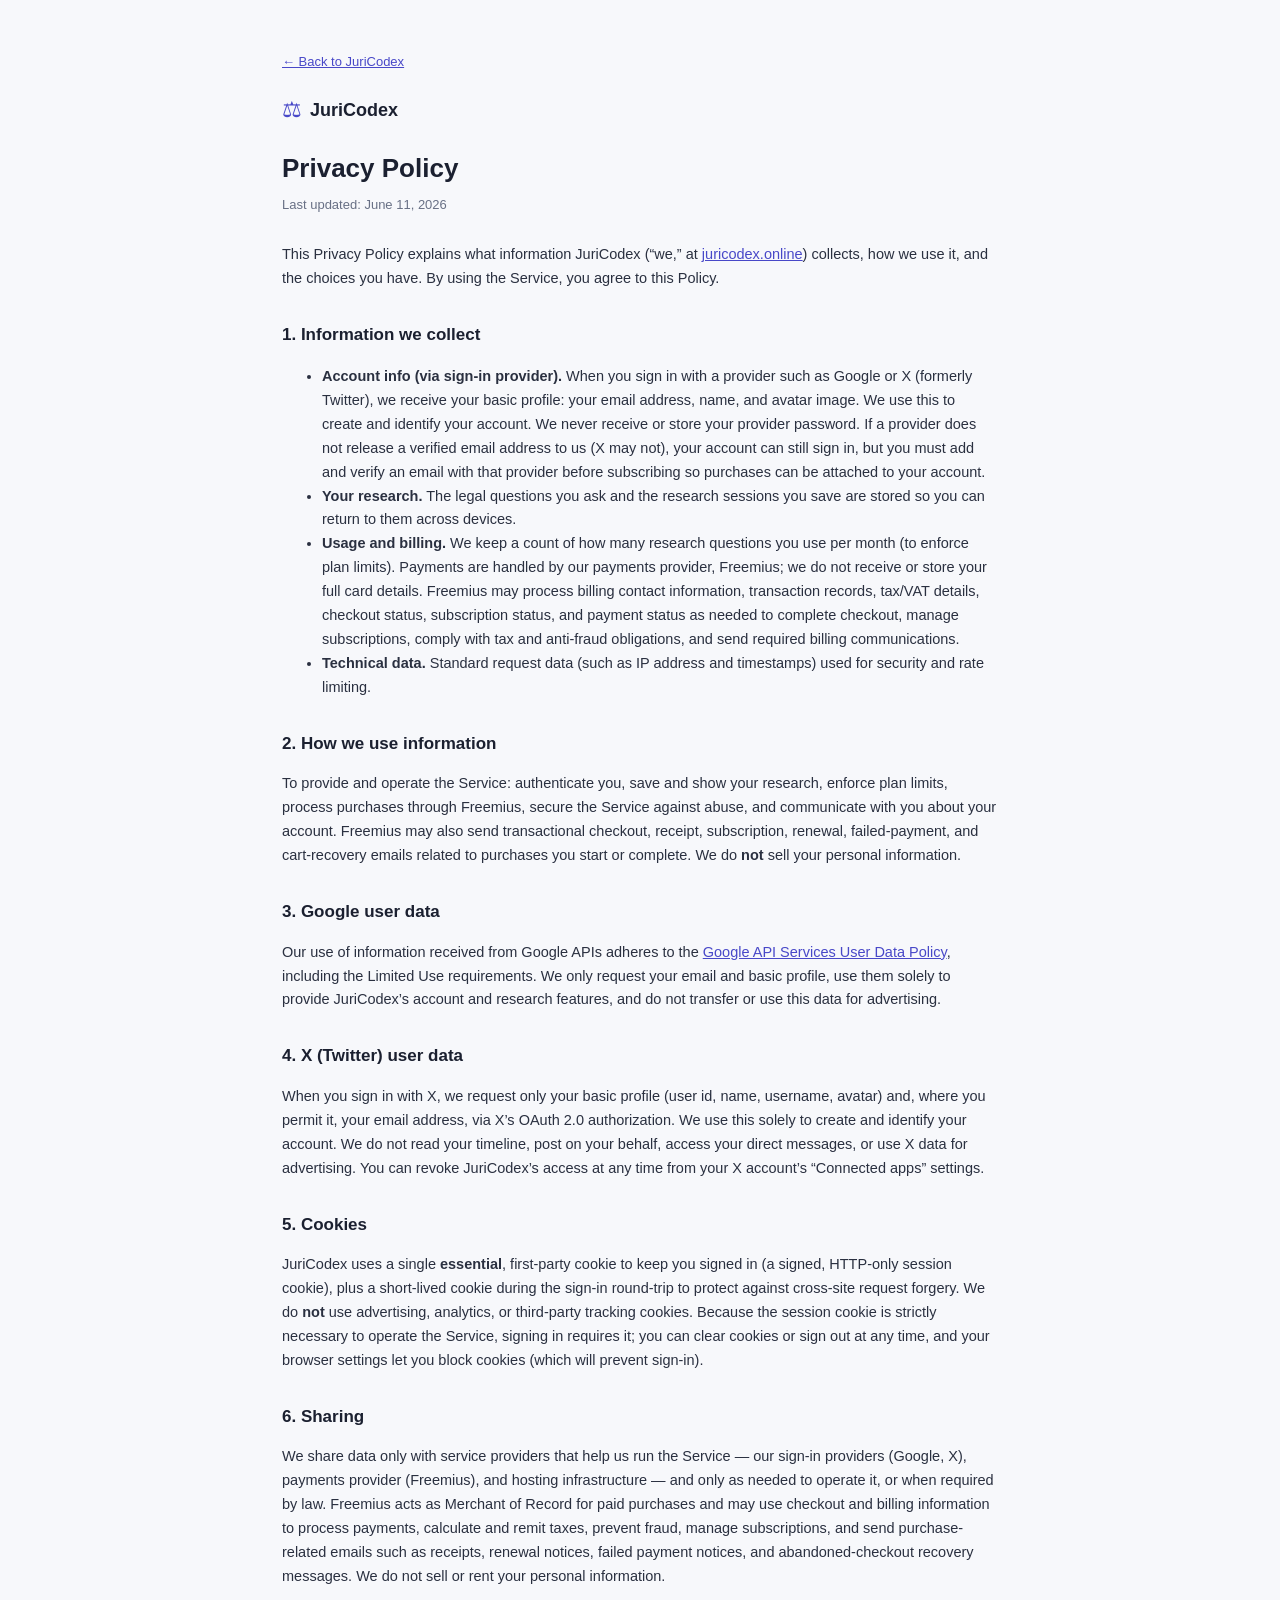
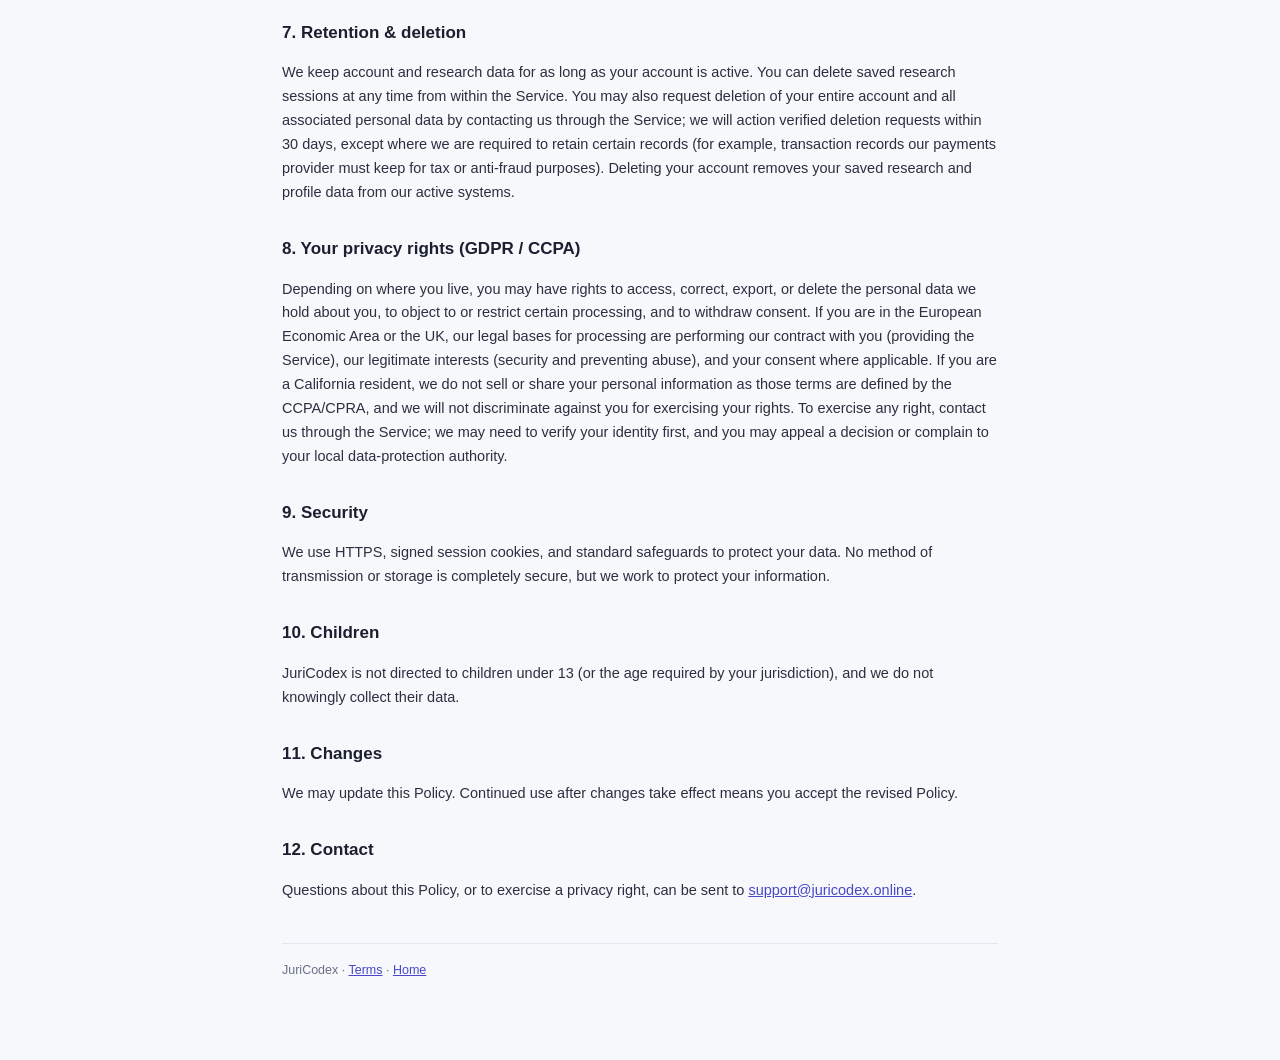
<file: web/privacy.html>
<!DOCTYPE html>
<html lang="en">
<head>
  <meta charset="UTF-8" />
  <meta name="viewport" content="width=device-width, initial-scale=1.0" />
  <title>Privacy Policy — JuriCodex</title>
  <meta name="description" content="JuriCodex Privacy Policy: what we collect, how we use it, and your choices." />
  <style>
    :root {
      --bg: #f7f8fb; --panel: #ffffff; --ink: #1b2030; --muted: #687085;
      --accent: #5b5bd6; --accent-2: #4848c8; --line: #e5e7ee;
    }
    * { box-sizing: border-box; }
    body {
      margin: 0; background: var(--bg); color: var(--ink);
      font-family: -apple-system, BlinkMacSystemFont, "Segoe UI", Roboto, Helvetica, Arial, sans-serif;
      line-height: 1.65; -webkit-font-smoothing: antialiased;
    }
    .wrap { max-width: 760px; margin: 0 auto; padding: 48px 22px 80px; }
    .brand { display: flex; align-items: center; gap: 8px; margin-bottom: 8px; }
    .brand .logo { font-size: 22px; color: var(--accent-2); }
    .brand .name { font-size: 18px; font-weight: 700; }
    h1 { font-size: 26px; margin: 18px 0 4px; }
    .updated { color: var(--muted); font-size: 13px; margin-bottom: 28px; }
    h2 { font-size: 17px; margin: 30px 0 8px; }
    p, li { font-size: 14.5px; color: #2a3040; }
    a { color: var(--accent-2); }
    .back { display: inline-block; margin-bottom: 20px; font-size: 13px; }
    footer { margin-top: 40px; color: var(--muted); font-size: 12.5px; border-top: 1px solid var(--line); padding-top: 16px; }
  </style>
</head>
<body>
  <div class="wrap">
    <a class="back" href="/">← Back to JuriCodex</a>
    <div class="brand"><span class="logo">⚖</span><span class="name">JuriCodex</span></div>
    <h1>Privacy Policy</h1>
    <div class="updated">Last updated: June 11, 2026</div>

    <p>
      This Privacy Policy explains what information JuriCodex (“we,” at
      <a href="https://juricodex.online">juricodex.online</a>) collects, how we use it, and the
      choices you have. By using the Service, you agree to this Policy.
    </p>

    <h2>1. Information we collect</h2>
    <ul>
      <li>
        <strong>Account info (via sign-in provider).</strong> When you sign in with a provider such
        as Google or X (formerly Twitter), we receive your basic profile: your email address, name, and
        avatar image. We use this to create and identify your account. We never receive or store your
        provider password. If a provider does not release a verified email address to us (X may not),
        your account can still sign in, but you must add and verify an email with that provider before
        subscribing so purchases can be attached to your account.
      </li>
      <li>
        <strong>Your research.</strong> The legal questions you ask and the research sessions you save
        are stored so you can return to them across devices.
      </li>
      <li>
        <strong>Usage and billing.</strong> We keep a count of how many research questions you use per
        month (to enforce plan limits). Payments are handled by our payments provider, Freemius; we do
        not receive or store your full card details. Freemius may process billing contact information,
        transaction records, tax/VAT details, checkout status, subscription status, and payment status as
        needed to complete checkout, manage subscriptions, comply with tax and anti-fraud obligations, and
        send required billing communications.
      </li>
      <li>
        <strong>Technical data.</strong> Standard request data (such as IP address and timestamps) used
        for security and rate limiting.
      </li>
    </ul>

    <h2>2. How we use information</h2>
    <p>
      To provide and operate the Service: authenticate you, save and show your research, enforce plan
      limits, process purchases through Freemius, secure the Service against abuse, and communicate with
      you about your account. Freemius may also send transactional checkout, receipt, subscription,
      renewal, failed-payment, and cart-recovery emails related to purchases you start or complete. We do
      <strong>not</strong> sell your personal information.
    </p>

    <h2>3. Google user data</h2>
    <p>
      Our use of information received from Google APIs adheres to the
      <a href="https://developers.google.com/terms/api-services-user-data-policy" target="_blank" rel="noopener">Google API Services User Data Policy</a>,
      including the Limited Use requirements. We only request your email and basic profile, use them
      solely to provide JuriCodex’s account and research features, and do not transfer or use this data
      for advertising.
    </p>

    <h2>4. X (Twitter) user data</h2>
    <p>
      When you sign in with X, we request only your basic profile (user id, name, username, avatar) and,
      where you permit it, your email address, via X’s OAuth 2.0 authorization. We use this solely to
      create and identify your account. We do not read your timeline, post on your behalf, access your
      direct messages, or use X data for advertising. You can revoke JuriCodex’s access at any time from
      your X account’s “Connected apps” settings.
    </p>

    <h2>5. Cookies</h2>
    <p>
      JuriCodex uses a single <strong>essential</strong>, first-party cookie to keep you signed in (a
      signed, HTTP-only session cookie), plus a short-lived cookie during the sign-in round-trip to
      protect against cross-site request forgery. We do <strong>not</strong> use advertising,
      analytics, or third-party tracking cookies. Because the session cookie is strictly necessary to
      operate the Service, signing in requires it; you can clear cookies or sign out at any time, and
      your browser settings let you block cookies (which will prevent sign-in).
    </p>

    <h2>6. Sharing</h2>
    <p>
      We share data only with service providers that help us run the Service — our sign-in providers
      (Google, X), payments provider (Freemius), and hosting infrastructure — and only as needed to
      operate it, or when required by law. Freemius acts as Merchant of Record for paid purchases and may
      use checkout and billing information to process payments, calculate and remit taxes, prevent fraud,
      manage subscriptions, and send purchase-related emails such as receipts, renewal notices, failed
      payment notices, and abandoned-checkout recovery messages. We do not sell or rent your personal
      information.
    </p>

    <h2>7. Retention &amp; deletion</h2>
    <p>
      We keep account and research data for as long as your account is active. You can delete saved
      research sessions at any time from within the Service. You may also request deletion of your
      entire account and all associated personal data by contacting us through the Service; we will
      action verified deletion requests within 30 days, except where we are required to retain certain
      records (for example, transaction records our payments provider must keep for tax or
      anti-fraud purposes). Deleting your account removes your saved research and profile data from our
      active systems.
    </p>

    <h2>8. Your privacy rights (GDPR / CCPA)</h2>
    <p>
      Depending on where you live, you may have rights to access, correct, export, or delete the
      personal data we hold about you, to object to or restrict certain processing, and to withdraw
      consent. If you are in the European Economic Area or the UK, our legal bases for processing are
      performing our contract with you (providing the Service), our legitimate interests (security and
      preventing abuse), and your consent where applicable. If you are a California resident, we do not
      sell or share your personal information as those terms are defined by the CCPA/CPRA, and we will
      not discriminate against you for exercising your rights. To exercise any right, contact us through
      the Service; we may need to verify your identity first, and you may appeal a decision or complain
      to your local data-protection authority.
    </p>

    <h2>9. Security</h2>
    <p>
      We use HTTPS, signed session cookies, and standard safeguards to protect your data. No method of
      transmission or storage is completely secure, but we work to protect your information.
    </p>

    <h2>10. Children</h2>
    <p>
      JuriCodex is not directed to children under 13 (or the age required by your jurisdiction), and we
      do not knowingly collect their data.
    </p>

    <h2>11. Changes</h2>
    <p>
      We may update this Policy. Continued use after changes take effect means you accept the revised
      Policy.
    </p>

    <h2>12. Contact</h2>
    <p>
      Questions about this Policy, or to exercise a privacy right, can be sent to
      <a href="mailto:support@juricodex.online">support@juricodex.online</a>.
    </p>

    <footer>
      JuriCodex · <a href="/terms.html">Terms</a> · <a href="/">Home</a>
    </footer>
  </div>
</body>
</html>
</file>
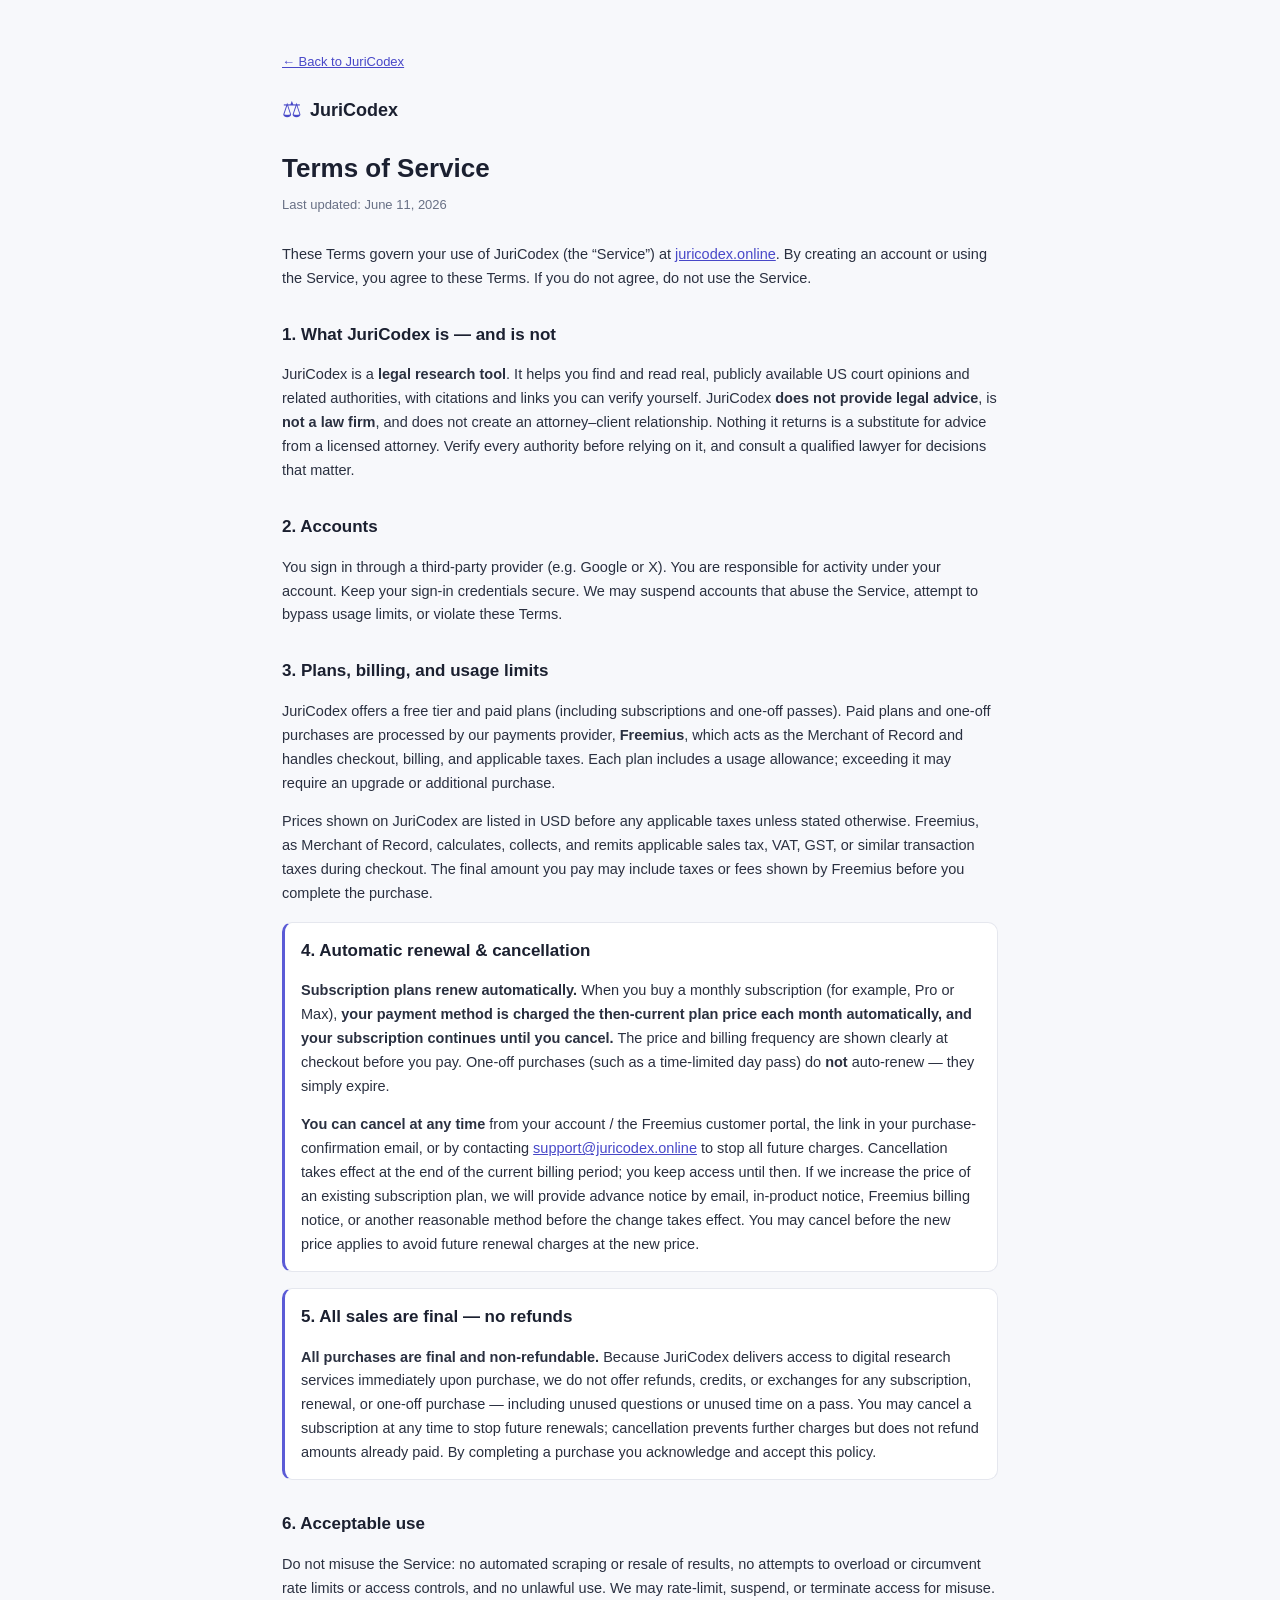
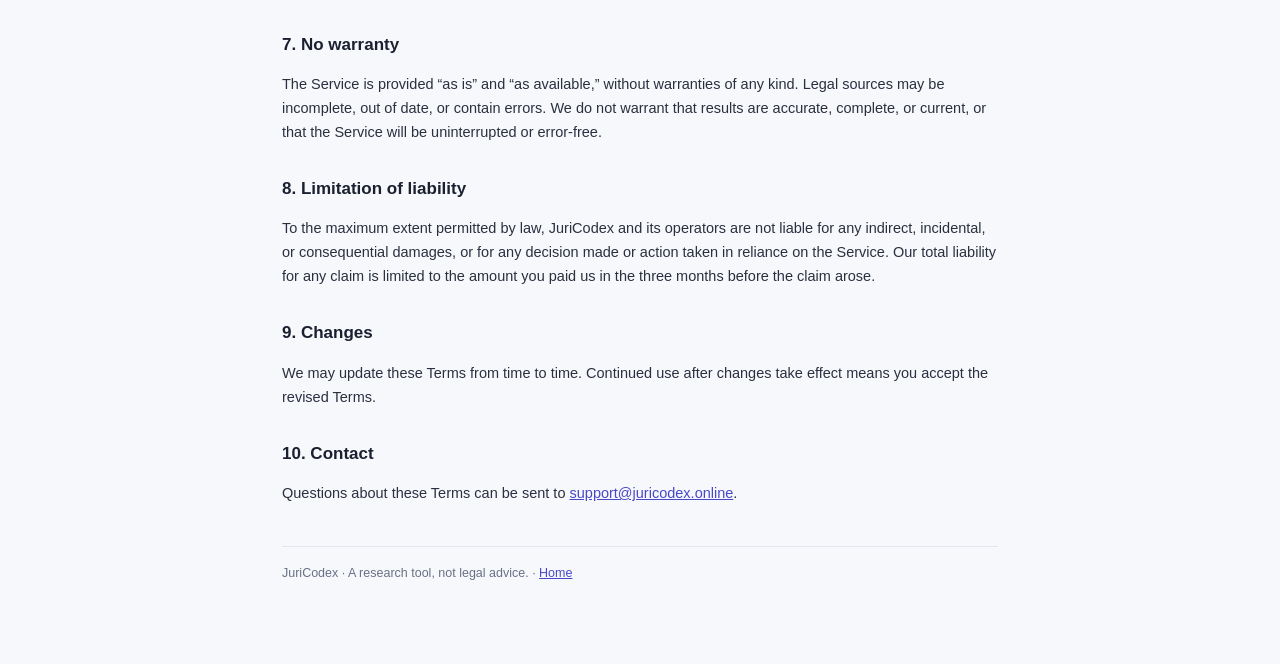
<file: web/terms.html>
<!DOCTYPE html>
<html lang="en">
<head>
  <meta charset="UTF-8" />
  <meta name="viewport" content="width=device-width, initial-scale=1.0" />
  <title>Terms of Service — JuriCodex</title>
  <meta name="description" content="JuriCodex Terms of Service, including our no-refund policy and research-tool disclaimer." />
  <style>
    :root {
      --bg: #f7f8fb; --panel: #ffffff; --ink: #1b2030; --muted: #687085;
      --accent: #5b5bd6; --accent-2: #4848c8; --line: #e5e7ee;
    }
    * { box-sizing: border-box; }
    body {
      margin: 0; background: var(--bg); color: var(--ink);
      font-family: -apple-system, BlinkMacSystemFont, "Segoe UI", Roboto, Helvetica, Arial, sans-serif;
      line-height: 1.65; -webkit-font-smoothing: antialiased;
    }
    .wrap { max-width: 760px; margin: 0 auto; padding: 48px 22px 80px; }
    .brand { display: flex; align-items: center; gap: 8px; margin-bottom: 8px; }
    .brand .logo { font-size: 22px; color: var(--accent-2); }
    .brand .name { font-size: 18px; font-weight: 700; }
    h1 { font-size: 26px; margin: 18px 0 4px; }
    .updated { color: var(--muted); font-size: 13px; margin-bottom: 28px; }
    h2 { font-size: 17px; margin: 30px 0 8px; }
    p, li { font-size: 14.5px; color: #2a3040; }
    a { color: var(--accent-2); }
    .callout {
      background: var(--panel); border: 1px solid var(--line); border-left: 3px solid var(--accent);
      border-radius: 10px; padding: 14px 16px; margin: 16px 0;
    }
    .back { display: inline-block; margin-bottom: 20px; font-size: 13px; }
    footer { margin-top: 40px; color: var(--muted); font-size: 12.5px; border-top: 1px solid var(--line); padding-top: 16px; }
  </style>
</head>
<body>
  <div class="wrap">
    <a class="back" href="/">← Back to JuriCodex</a>
    <div class="brand"><span class="logo">⚖</span><span class="name">JuriCodex</span></div>
    <h1>Terms of Service</h1>
    <div class="updated">Last updated: June 11, 2026</div>

    <p>
      These Terms govern your use of JuriCodex (the “Service”) at
      <a href="https://juricodex.online">juricodex.online</a>. By creating an account or
      using the Service, you agree to these Terms. If you do not agree, do not use the Service.
    </p>

    <h2>1. What JuriCodex is — and is not</h2>
    <p>
      JuriCodex is a <strong>legal research tool</strong>. It helps you find and read real,
      publicly available US court opinions and related authorities, with citations and links
      you can verify yourself. JuriCodex <strong>does not provide legal advice</strong>, is
      <strong>not a law firm</strong>, and does not create an attorney–client relationship.
      Nothing it returns is a substitute for advice from a licensed attorney. Verify every
      authority before relying on it, and consult a qualified lawyer for decisions that matter.
    </p>

    <h2>2. Accounts</h2>
    <p>
      You sign in through a third-party provider (e.g. Google or X). You are responsible for activity
      under your account. Keep your sign-in credentials secure. We may suspend accounts that
      abuse the Service, attempt to bypass usage limits, or violate these Terms.
    </p>

    <h2>3. Plans, billing, and usage limits</h2>
    <p>
      JuriCodex offers a free tier and paid plans (including subscriptions and one-off passes).
      Paid plans and one-off purchases are processed by our payments provider,
      <strong>Freemius</strong>, which acts as the Merchant of Record and handles checkout,
      billing, and applicable taxes. Each plan includes a usage allowance; exceeding it may
      require an upgrade or additional purchase.
    </p>
    <p>
      Prices shown on JuriCodex are listed in USD before any applicable taxes unless stated
      otherwise. Freemius, as Merchant of Record, calculates, collects, and remits applicable
      sales tax, VAT, GST, or similar transaction taxes during checkout. The final amount you
      pay may include taxes or fees shown by Freemius before you complete the purchase.
    </p>

    <div class="callout">
      <h2 style="margin-top:0">4. Automatic renewal &amp; cancellation</h2>
      <p>
        <strong>Subscription plans renew automatically.</strong> When you buy a monthly subscription
        (for example, Pro or Max), <strong>your payment method is charged the then-current plan price
        each month automatically, and your subscription continues until you cancel.</strong> The price
        and billing frequency are shown clearly at checkout before you pay. One-off purchases (such as a
        time-limited day pass) do <strong>not</strong> auto-renew — they simply expire.
      </p>
      <p style="margin-bottom:0">
        <strong>You can cancel at any time</strong> from your account / the Freemius customer portal,
        the link in your purchase-confirmation email, or by contacting
        <a href="mailto:support@juricodex.online">support@juricodex.online</a> to stop all future charges. Cancellation takes
        effect at the end of the current billing period; you keep access until then. If we increase the
        price of an existing subscription plan, we will provide advance notice by email, in-product notice,
        Freemius billing notice, or another reasonable method before the change takes effect. You may cancel
        before the new price applies to avoid future renewal charges at the new price.
      </p>
    </div>

    <div class="callout">
      <h2 style="margin-top:0">5. All sales are final — no refunds</h2>
      <p style="margin-bottom:0">
        <strong>All purchases are final and non-refundable.</strong> Because JuriCodex delivers
        access to digital research services immediately upon purchase, we do not offer refunds,
        credits, or exchanges for any subscription, renewal, or one-off purchase — including
        unused questions or unused time on a pass. You may cancel a subscription at any time to
        stop future renewals; cancellation prevents further charges but does not refund amounts
        already paid. By completing a purchase you acknowledge and accept this policy.
      </p>
    </div>

    <h2>6. Acceptable use</h2>
    <p>
      Do not misuse the Service: no automated scraping or resale of results, no attempts to
      overload or circumvent rate limits or access controls, and no unlawful use. We may rate-limit,
      suspend, or terminate access for misuse.
    </p>

    <h2>7. No warranty</h2>
    <p>
      The Service is provided “as is” and “as available,” without warranties of any kind. Legal
      sources may be incomplete, out of date, or contain errors. We do not warrant that results
      are accurate, complete, or current, or that the Service will be uninterrupted or error-free.
    </p>

    <h2>8. Limitation of liability</h2>
    <p>
      To the maximum extent permitted by law, JuriCodex and its operators are not liable for any
      indirect, incidental, or consequential damages, or for any decision made or action taken in
      reliance on the Service. Our total liability for any claim is limited to the amount you paid
      us in the three months before the claim arose.
    </p>

    <h2>9. Changes</h2>
    <p>
      We may update these Terms from time to time. Continued use after changes take effect means
      you accept the revised Terms.
    </p>

    <h2>10. Contact</h2>
    <p>
      Questions about these Terms can be sent to
      <a href="mailto:support@juricodex.online">support@juricodex.online</a>.
    </p>

    <footer>
      JuriCodex · A research tool, not legal advice. · <a href="/">Home</a>
    </footer>
  </div>
</body>
</html>
</file>
